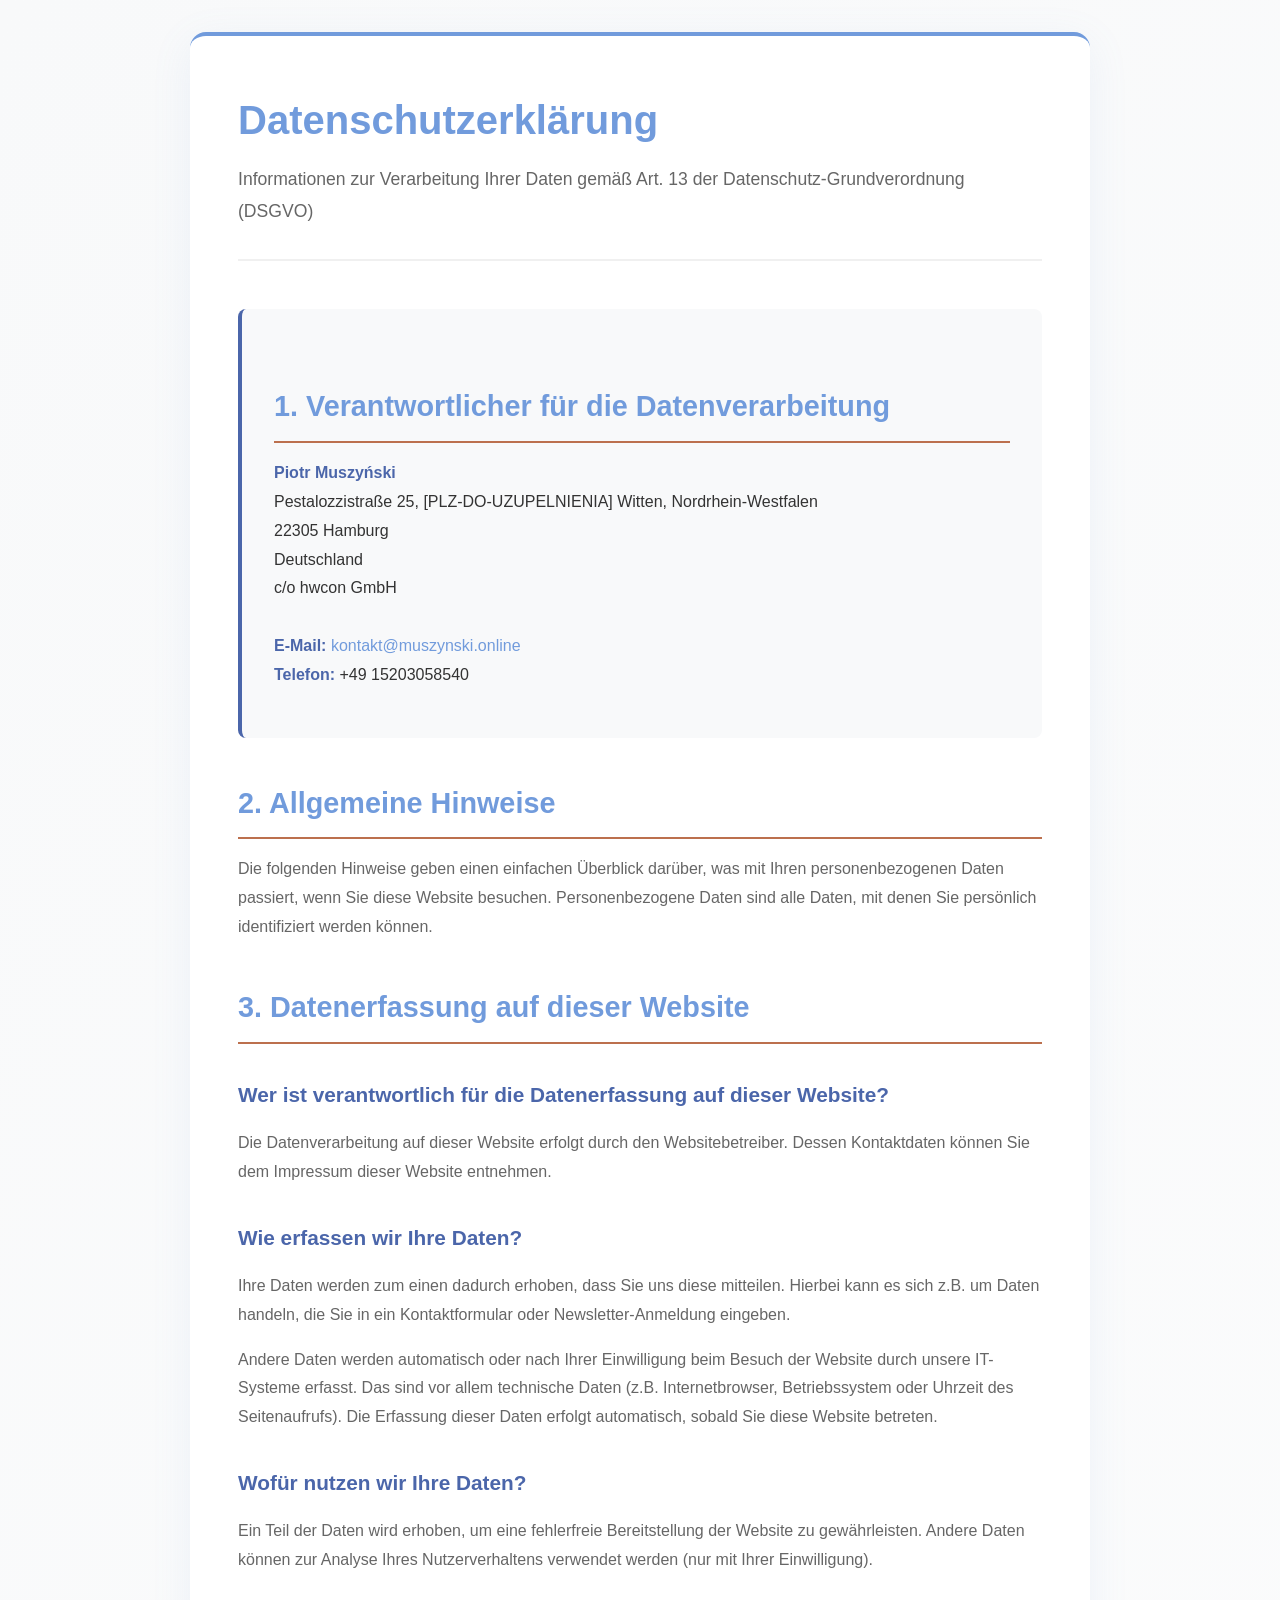
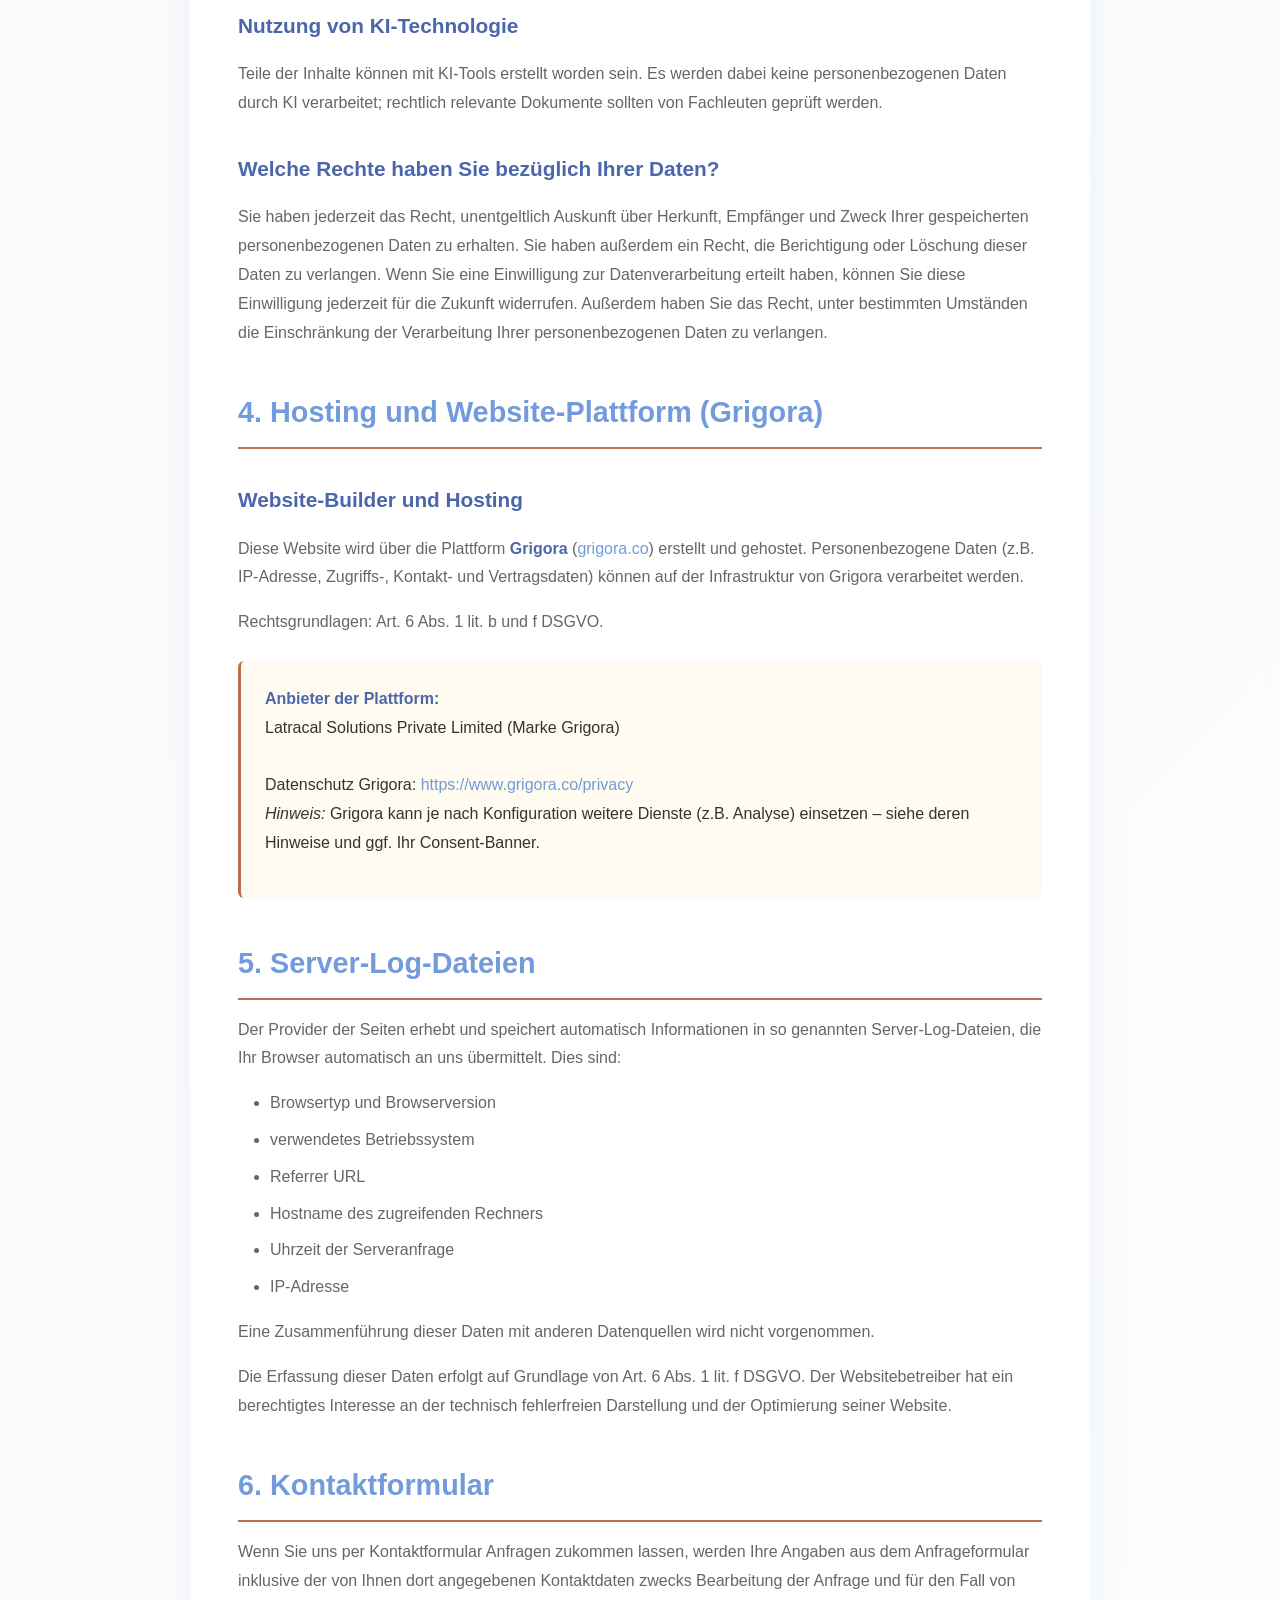
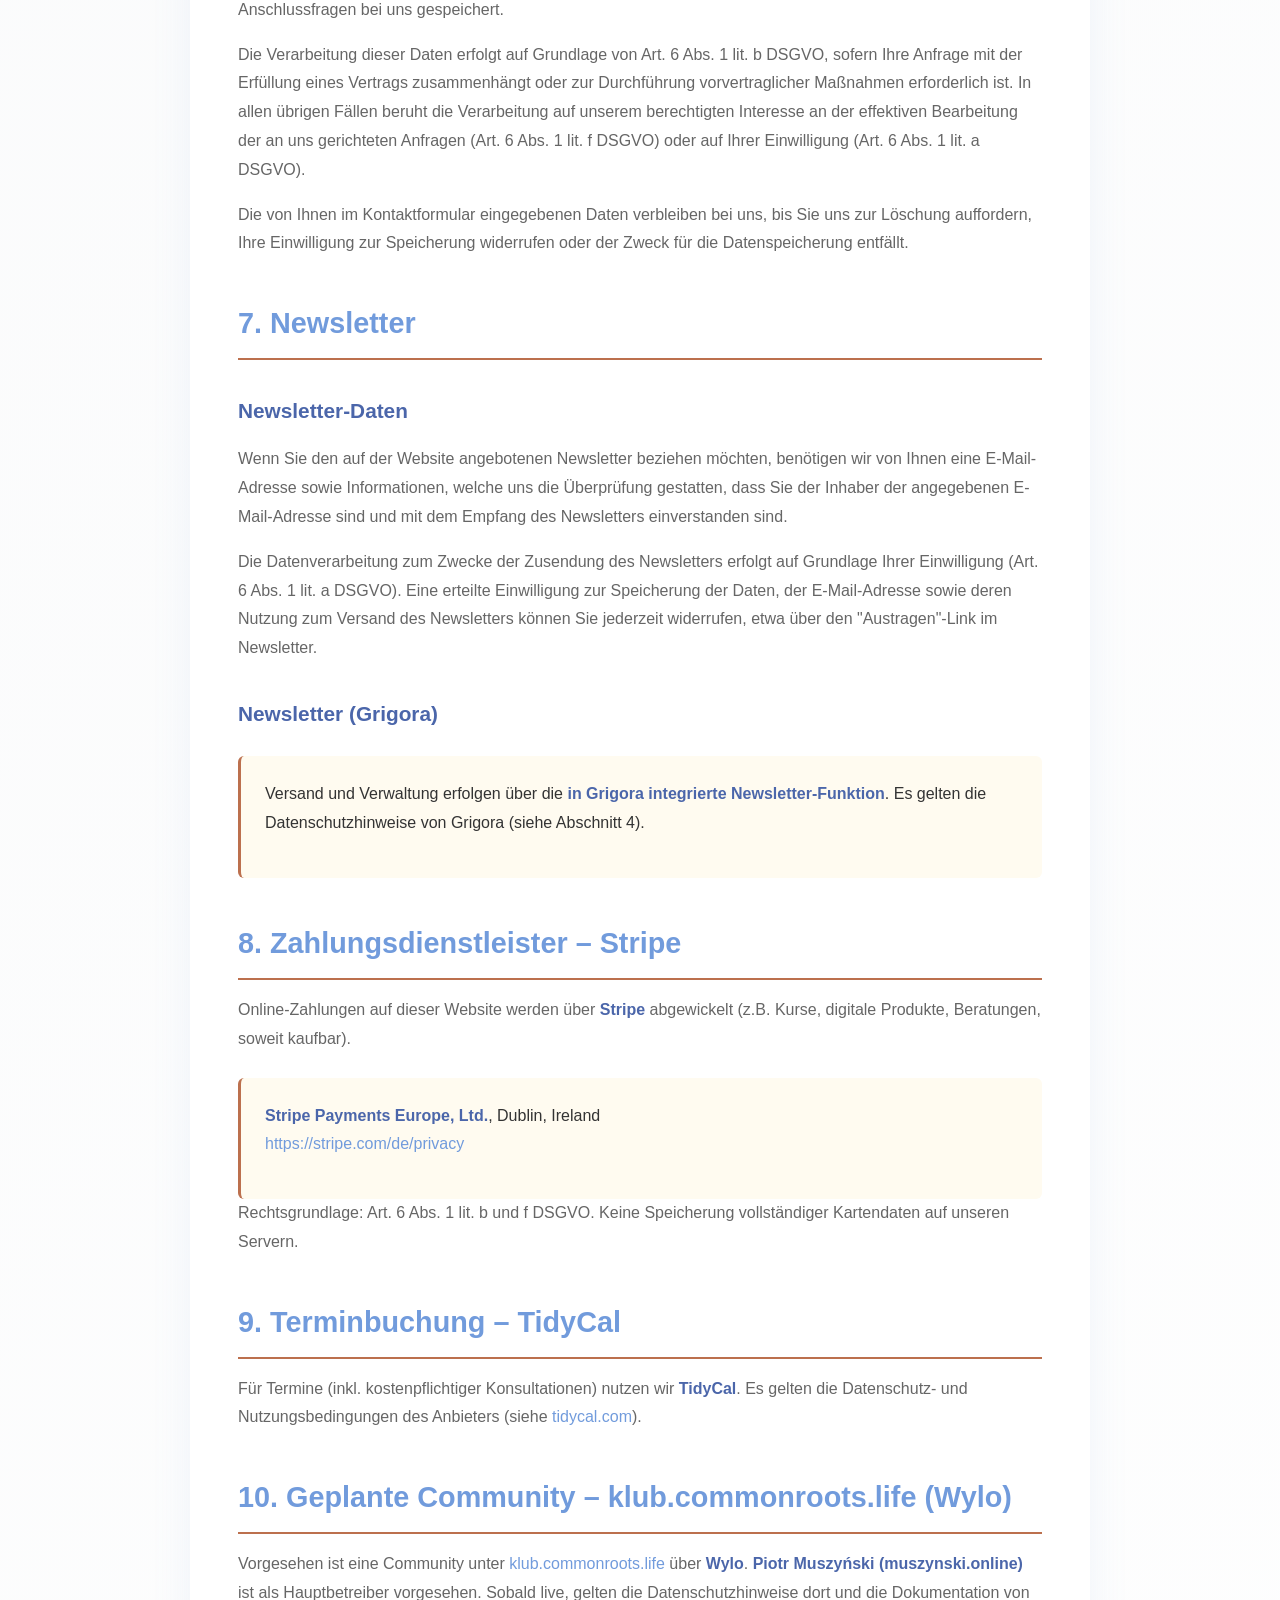
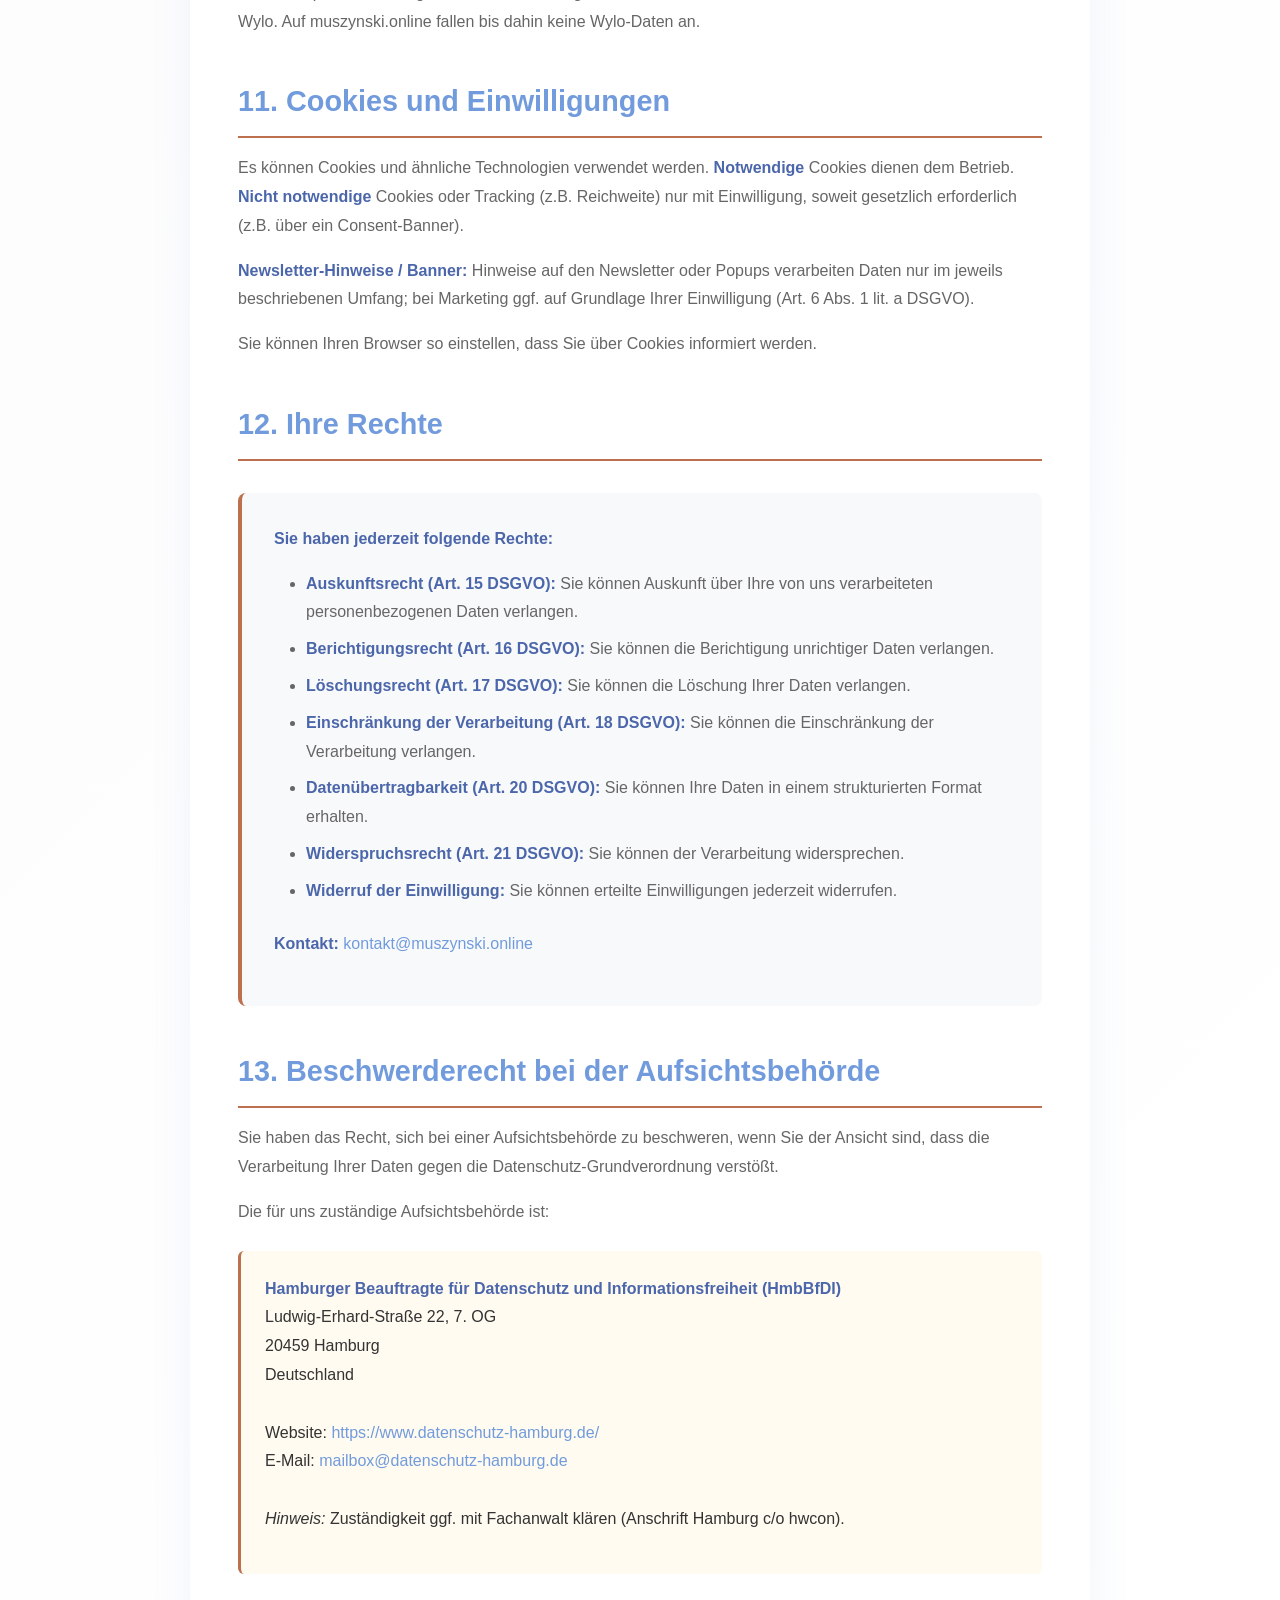
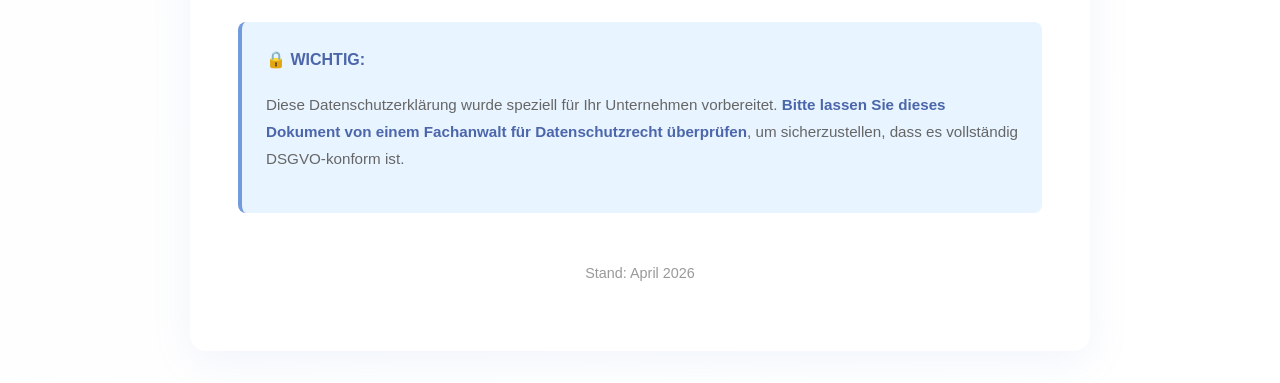
<file: datenschutz.html>
<!DOCTYPE html>
<html lang="de">
<head>
    <meta charset="UTF-8">
    <meta name="viewport" content="width=device-width, initial-scale=1.0">
    <title>Datenschutzerklärung - muszynski.online</title>
    <style>
        * {
            margin: 0;
            padding: 0;
            box-sizing: border-box;
        }
        
        body {
            font-family: -apple-system, BlinkMacSystemFont, 'Segoe UI', Roboto, 'Helvetica Neue', Arial, sans-serif;
            line-height: 1.8;
            color: #333;
            background: linear-gradient(135deg, #f8f9fa 0%, #ffffff 100%);
            padding: 2rem;
        }
        
        .container {
            max-width: 900px;
            margin: 0 auto;
            background: white;
            padding: 3rem;
            border-radius: 16px;
            box-shadow: 0 10px 40px rgba(113, 155, 220, 0.1);
            border-top: 4px solid #719BDC;
        }
        
        h1 {
            color: #719BDC;
            font-size: 2.5rem;
            margin-bottom: 0.5rem;
            font-weight: 700;
        }
        
        .subtitle {
            color: #666;
            font-size: 1.1rem;
            margin-bottom: 3rem;
            padding-bottom: 2rem;
            border-bottom: 2px solid #f0f0f0;
        }
        
        h2 {
            color: #719BDC;
            font-size: 1.8rem;
            margin-top: 2.5rem;
            margin-bottom: 1rem;
            padding-bottom: 0.5rem;
            border-bottom: 2px solid #BC704E;
        }
        
        h3 {
            color: #4B66AA;
            font-size: 1.3rem;
            margin-top: 2rem;
            margin-bottom: 1rem;
        }
        
        .info-box {
            background: #f8f9fa;
            padding: 2rem;
            border-radius: 8px;
            border-left: 4px solid #4B66AA;
            margin-bottom: 2rem;
        }
        
        .notice {
            background: #fffbf0;
            padding: 1.5rem;
            border-radius: 6px;
            border-left: 3px solid #BC704E;
            margin-top: 1.5rem;
        }
        
        .warning {
            margin-top: 3rem;
            padding: 1.5rem;
            background: #e8f4ff;
            border-radius: 8px;
            border-left: 4px solid #719BDC;
        }
        
        .warning strong {
            color: #4B66AA;
            font-weight: 600;
        }
        
        .rights-box {
            padding: 2rem;
            background: #f8f9fa;
            border-radius: 8px;
            border-left: 4px solid #BC704E;
            margin: 2rem 0;
        }
        
        p {
            margin-bottom: 1rem;
            color: #666;
        }
        
        strong {
            color: #4B66AA;
            font-weight: 600;
        }
        
        a {
            color: #719BDC;
            text-decoration: none;
            transition: color 0.3s ease;
        }
        
        a:hover {
            color: #4B66AA;
            text-decoration: underline;
        }
        
        ul {
            margin-left: 2rem;
            margin-bottom: 1rem;
        }
        
        ul li {
            color: #666;
            margin-bottom: 0.5rem;
        }
        
        .footer-date {
            color: #999;
            font-size: 0.9rem;
            text-align: center;
            margin-top: 3rem;
        }
        
        @media print {
            body {
                background: white;
                padding: 0;
            }
            
            .container {
                box-shadow: none;
                border: none;
            }
        }
    </style>
<!-- Microsoft Clarity (wvg69ugigl) -->
<script type="text/javascript">(function(c,l,a,r,i,t,y){c[a]=c[a]||function(){(c[a].q=c[a].q||[]).push(arguments)};t=l.createElement(r);t.async=1;t.src="https://www.clarity.ms/tag/"+i;y=l.getElementsByTagName(r)[0];y.parentNode.insertBefore(t,y);})(window,document,"clarity","script","wvg69ugigl");</script>
</head>
<body>
    <div class="container">
        <h1>Datenschutzerklärung</h1>
        <p class="subtitle">Informationen zur Verarbeitung Ihrer Daten gemäß Art. 13 der Datenschutz-Grundverordnung (DSGVO)</p>

        <!-- 1. VERANTWORTLICHER -->
        <div class="info-box">
            <h2>1. Verantwortlicher für die Datenverarbeitung</h2>
            <p style="color: #333;">
                <strong>Piotr Muszyński</strong><br>
                Pestalozzistraße 25, [PLZ-DO-UZUPELNIENIA] Witten, Nordrhein-Westfalen<br>
                22305 Hamburg<br>
                Deutschland<br>
                c/o hwcon GmbH<br><br>
                <strong>E-Mail:</strong> <a href="mailto:kontakt@muszynski.online">kontakt@muszynski.online</a><br>
                <strong>Telefon:</strong> +49 15203058540
            </p>
        </div>

        <!-- 2. ALLGEMEINE HINWEISE -->
        <h2>2. Allgemeine Hinweise</h2>
        <p>
            Die folgenden Hinweise geben einen einfachen Überblick darüber, was mit Ihren personenbezogenen Daten passiert, wenn Sie diese Website besuchen. 
            Personenbezogene Daten sind alle Daten, mit denen Sie persönlich identifiziert werden können.
        </p>

        <!-- 3. DATENERFASSUNG -->
        <h2>3. Datenerfassung auf dieser Website</h2>
        
        <h3>Wer ist verantwortlich für die Datenerfassung auf dieser Website?</h3>
        <p>
            Die Datenverarbeitung auf dieser Website erfolgt durch den Websitebetreiber. Dessen Kontaktdaten können Sie dem Impressum dieser Website entnehmen.
        </p>

        <h3>Wie erfassen wir Ihre Daten?</h3>
        <p>
            Ihre Daten werden zum einen dadurch erhoben, dass Sie uns diese mitteilen. Hierbei kann es sich z.B. um Daten handeln, 
            die Sie in ein Kontaktformular oder Newsletter-Anmeldung eingeben.
        </p>
        <p>
            Andere Daten werden automatisch oder nach Ihrer Einwilligung beim Besuch der Website durch unsere IT-Systeme erfasst. 
            Das sind vor allem technische Daten (z.B. Internetbrowser, Betriebssystem oder Uhrzeit des Seitenaufrufs). 
            Die Erfassung dieser Daten erfolgt automatisch, sobald Sie diese Website betreten.
        </p>

        <h3>Wofür nutzen wir Ihre Daten?</h3>
        <p>
            Ein Teil der Daten wird erhoben, um eine fehlerfreie Bereitstellung der Website zu gewährleisten. 
            Andere Daten können zur Analyse Ihres Nutzerverhaltens verwendet werden (nur mit Ihrer Einwilligung).
        </p>

        <h3>Nutzung von KI-Technologie</h3>
        <p>
            Teile der Inhalte können mit KI-Tools erstellt worden sein. Es werden dabei keine personenbezogenen Daten durch KI verarbeitet; 
            rechtlich relevante Dokumente sollten von Fachleuten geprüft werden.
        </p>

        <h3>Welche Rechte haben Sie bezüglich Ihrer Daten?</h3>
        <p>
            Sie haben jederzeit das Recht, unentgeltlich Auskunft über Herkunft, Empfänger und Zweck Ihrer gespeicherten personenbezogenen Daten zu erhalten. 
            Sie haben außerdem ein Recht, die Berichtigung oder Löschung dieser Daten zu verlangen. 
            Wenn Sie eine Einwilligung zur Datenverarbeitung erteilt haben, können Sie diese Einwilligung jederzeit für die Zukunft widerrufen. 
            Außerdem haben Sie das Recht, unter bestimmten Umständen die Einschränkung der Verarbeitung Ihrer personenbezogenen Daten zu verlangen.
        </p>

        <!-- 4. HOSTING -->
        <h2>4. Hosting und Website-Plattform (Grigora)</h2>
        
        <h3>Website-Builder und Hosting</h3>
        <p>
            Diese Website wird über die Plattform <strong>Grigora</strong> (<a href="https://www.grigora.co/" target="_blank" rel="noopener">grigora.co</a>) erstellt und gehostet. 
            Personenbezogene Daten (z.B. IP-Adresse, Zugriffs-, Kontakt- und Vertragsdaten) können auf der Infrastruktur von Grigora verarbeitet werden.
        </p>
        <p>
            Rechtsgrundlagen: Art. 6 Abs. 1 lit. b und f DSGVO.
        </p>
        
        <div class="notice">
            <p style="color: #333;">
                <strong>Anbieter der Plattform:</strong><br>
                Latracal Solutions Private Limited (Marke Grigora)<br><br>
                Datenschutz Grigora: <a href="https://www.grigora.co/privacy" target="_blank" rel="noopener">https://www.grigora.co/privacy</a><br>
                <em>Hinweis:</em> Grigora kann je nach Konfiguration weitere Dienste (z.B. Analyse) einsetzen – siehe deren Hinweise und ggf. Ihr Consent-Banner.
            </p>
        </div>

        <!-- 5. SERVER-LOG-DATEIEN -->
        <h2>5. Server-Log-Dateien</h2>
        <p>
            Der Provider der Seiten erhebt und speichert automatisch Informationen in so genannten Server-Log-Dateien, 
            die Ihr Browser automatisch an uns übermittelt. Dies sind:
        </p>
        <ul>
            <li>Browsertyp und Browserversion</li>
            <li>verwendetes Betriebssystem</li>
            <li>Referrer URL</li>
            <li>Hostname des zugreifenden Rechners</li>
            <li>Uhrzeit der Serveranfrage</li>
            <li>IP-Adresse</li>
        </ul>
        <p>
            Eine Zusammenführung dieser Daten mit anderen Datenquellen wird nicht vorgenommen.
        </p>
        <p>
            Die Erfassung dieser Daten erfolgt auf Grundlage von Art. 6 Abs. 1 lit. f DSGVO. 
            Der Websitebetreiber hat ein berechtigtes Interesse an der technisch fehlerfreien Darstellung und der Optimierung seiner Website.
        </p>

        <!-- 6. KONTAKTFORMULAR -->
        <h2>6. Kontaktformular</h2>
        <p>
            Wenn Sie uns per Kontaktformular Anfragen zukommen lassen, werden Ihre Angaben aus dem Anfrageformular inklusive der von Ihnen dort angegebenen 
            Kontaktdaten zwecks Bearbeitung der Anfrage und für den Fall von Anschlussfragen bei uns gespeichert.
        </p>
        <p>
            Die Verarbeitung dieser Daten erfolgt auf Grundlage von Art. 6 Abs. 1 lit. b DSGVO, sofern Ihre Anfrage mit der Erfüllung eines Vertrags zusammenhängt 
            oder zur Durchführung vorvertraglicher Maßnahmen erforderlich ist. In allen übrigen Fällen beruht die Verarbeitung auf unserem berechtigten Interesse 
            an der effektiven Bearbeitung der an uns gerichteten Anfragen (Art. 6 Abs. 1 lit. f DSGVO) oder auf Ihrer Einwilligung (Art. 6 Abs. 1 lit. a DSGVO).
        </p>
        <p>
            Die von Ihnen im Kontaktformular eingegebenen Daten verbleiben bei uns, bis Sie uns zur Löschung auffordern, 
            Ihre Einwilligung zur Speicherung widerrufen oder der Zweck für die Datenspeicherung entfällt.
        </p>

        <!-- 7. NEWSLETTER -->
        <h2>7. Newsletter</h2>
        
        <h3>Newsletter-Daten</h3>
        <p>
            Wenn Sie den auf der Website angebotenen Newsletter beziehen möchten, benötigen wir von Ihnen eine E-Mail-Adresse 
            sowie Informationen, welche uns die Überprüfung gestatten, dass Sie der Inhaber der angegebenen E-Mail-Adresse sind 
            und mit dem Empfang des Newsletters einverstanden sind.
        </p>
        <p>
            Die Datenverarbeitung zum Zwecke der Zusendung des Newsletters erfolgt auf Grundlage Ihrer Einwilligung (Art. 6 Abs. 1 lit. a DSGVO). 
            Eine erteilte Einwilligung zur Speicherung der Daten, der E-Mail-Adresse sowie deren Nutzung zum Versand des Newsletters 
            können Sie jederzeit widerrufen, etwa über den "Austragen"-Link im Newsletter.
        </p>

        <h3>Newsletter (Grigora)</h3>
        <div class="notice">
            <p style="color: #333;">
                Versand und Verwaltung erfolgen über die <strong>in Grigora integrierte Newsletter-Funktion</strong>. 
                Es gelten die Datenschutzhinweise von Grigora (siehe Abschnitt 4).
            </p>
        </div>

        <!-- 8. STRIPE -->
        <h2>8. Zahlungsdienstleister – Stripe</h2>
        <p>
            Online-Zahlungen auf dieser Website werden über <strong>Stripe</strong> abgewickelt (z.B. Kurse, digitale Produkte, Beratungen, soweit kaufbar).
        </p>
        <div class="notice">
            <p style="color: #333;">
                <strong>Stripe Payments Europe, Ltd.</strong>, Dublin, Ireland<br>
                <a href="https://stripe.com/de/privacy" target="_blank" rel="noopener">https://stripe.com/de/privacy</a>
            </p>
        </div>
        <p>Rechtsgrundlage: Art. 6 Abs. 1 lit. b und f DSGVO. Keine Speicherung vollständiger Kartendaten auf unseren Servern.</p>

        <!-- 9. TIDYCAL -->
        <h2>9. Terminbuchung – TidyCal</h2>
        <p>
            Für Termine (inkl. kostenpflichtiger Konsultationen) nutzen wir <strong>TidyCal</strong>. 
            Es gelten die Datenschutz- und Nutzungsbedingungen des Anbieters (siehe <a href="https://tidycal.com/" target="_blank" rel="noopener">tidycal.com</a>).
        </p>

        <!-- 10. WYLO / COMMON ROOTS -->
        <h2>10. Geplante Community – klub.commonroots.life (Wylo)</h2>
        <p>
            Vorgesehen ist eine Community unter <a href="https://klub.commonroots.life" target="_blank" rel="noopener">klub.commonroots.life</a> über <strong>Wylo</strong>. 
            <strong>Piotr Muszyński (muszynski.online)</strong> ist als Hauptbetreiber vorgesehen. Sobald live, gelten die Datenschutzhinweise dort und die Dokumentation von Wylo. 
            Auf muszynski.online fallen bis dahin keine Wylo-Daten an.
        </p>

        <!-- 11. COOKIES -->
        <h2>11. Cookies und Einwilligungen</h2>
        <p>
            Es können Cookies und ähnliche Technologien verwendet werden. <strong>Notwendige</strong> Cookies dienen dem Betrieb. 
            <strong>Nicht notwendige</strong> Cookies oder Tracking (z.B. Reichweite) nur mit Einwilligung, soweit gesetzlich erforderlich (z.B. über ein Consent-Banner).
        </p>
        <p>
            <strong>Newsletter-Hinweise / Banner:</strong> Hinweise auf den Newsletter oder Popups verarbeiten Daten nur im jeweils beschriebenen Umfang; 
            bei Marketing ggf. auf Grundlage Ihrer Einwilligung (Art. 6 Abs. 1 lit. a DSGVO).
        </p>
        <p>
            Sie können Ihren Browser so einstellen, dass Sie über Cookies informiert werden.
        </p>

        <!-- 12. IHRE RECHTE -->
        <h2>12. Ihre Rechte</h2>
        
        <div class="rights-box">
            <p style="color: #333; margin-bottom: 1rem;"><strong>Sie haben jederzeit folgende Rechte:</strong></p>
            
            <ul>
                <li><strong>Auskunftsrecht (Art. 15 DSGVO):</strong> Sie können Auskunft über Ihre von uns verarbeiteten personenbezogenen Daten verlangen.</li>
                <li><strong>Berichtigungsrecht (Art. 16 DSGVO):</strong> Sie können die Berichtigung unrichtiger Daten verlangen.</li>
                <li><strong>Löschungsrecht (Art. 17 DSGVO):</strong> Sie können die Löschung Ihrer Daten verlangen.</li>
                <li><strong>Einschränkung der Verarbeitung (Art. 18 DSGVO):</strong> Sie können die Einschränkung der Verarbeitung verlangen.</li>
                <li><strong>Datenübertragbarkeit (Art. 20 DSGVO):</strong> Sie können Ihre Daten in einem strukturierten Format erhalten.</li>
                <li><strong>Widerspruchsrecht (Art. 21 DSGVO):</strong> Sie können der Verarbeitung widersprechen.</li>
                <li><strong>Widerruf der Einwilligung:</strong> Sie können erteilte Einwilligungen jederzeit widerrufen.</li>
            </ul>
            
            <p style="color: #666; margin-top: 1.5rem;">
                <strong>Kontakt:</strong> <a href="mailto:kontakt@muszynski.online">kontakt@muszynski.online</a>
            </p>
        </div>

        <!-- 13. BESCHWERDERECHT -->
        <h2>13. Beschwerderecht bei der Aufsichtsbehörde</h2>
        <p>
            Sie haben das Recht, sich bei einer Aufsichtsbehörde zu beschweren, wenn Sie der Ansicht sind, dass die Verarbeitung Ihrer Daten gegen 
            die Datenschutz-Grundverordnung verstößt.
        </p>
        <p>
            Die für uns zuständige Aufsichtsbehörde ist:
        </p>
        <div class="notice">
            <p style="color: #333;">
                <strong>Hamburger Beauftragte für Datenschutz und Informationsfreiheit (HmbBfDI)</strong><br>
                Ludwig-Erhard-Straße 22, 7. OG<br>
                20459 Hamburg<br>
                Deutschland<br><br>
                Website: <a href="https://www.datenschutz-hamburg.de/" target="_blank" rel="noopener">https://www.datenschutz-hamburg.de/</a><br>
                E-Mail: <a href="mailto:mailbox@datenschutz-hamburg.de">mailbox@datenschutz-hamburg.de</a><br><br>
                <em>Hinweis:</em> Zuständigkeit ggf. mit Fachanwalt klären (Anschrift Hamburg c/o hwcon).
            </p>
        </div>

        <!-- WARNING -->
        <div class="warning">
            <p><strong>🔒 WICHTIG:</strong></p>
            <p style="font-size: 0.95rem; color: #666;">
                Diese Datenschutzerklärung wurde speziell für Ihr Unternehmen vorbereitet. 
                <strong>Bitte lassen Sie dieses Dokument von einem Fachanwalt für Datenschutzrecht überprüfen</strong>, 
                um sicherzustellen, dass es vollständig DSGVO-konform ist.
            </p>
        </div>

        <p class="footer-date">Stand: April 2026</p>
    </div>
</body>
</html>
</file>
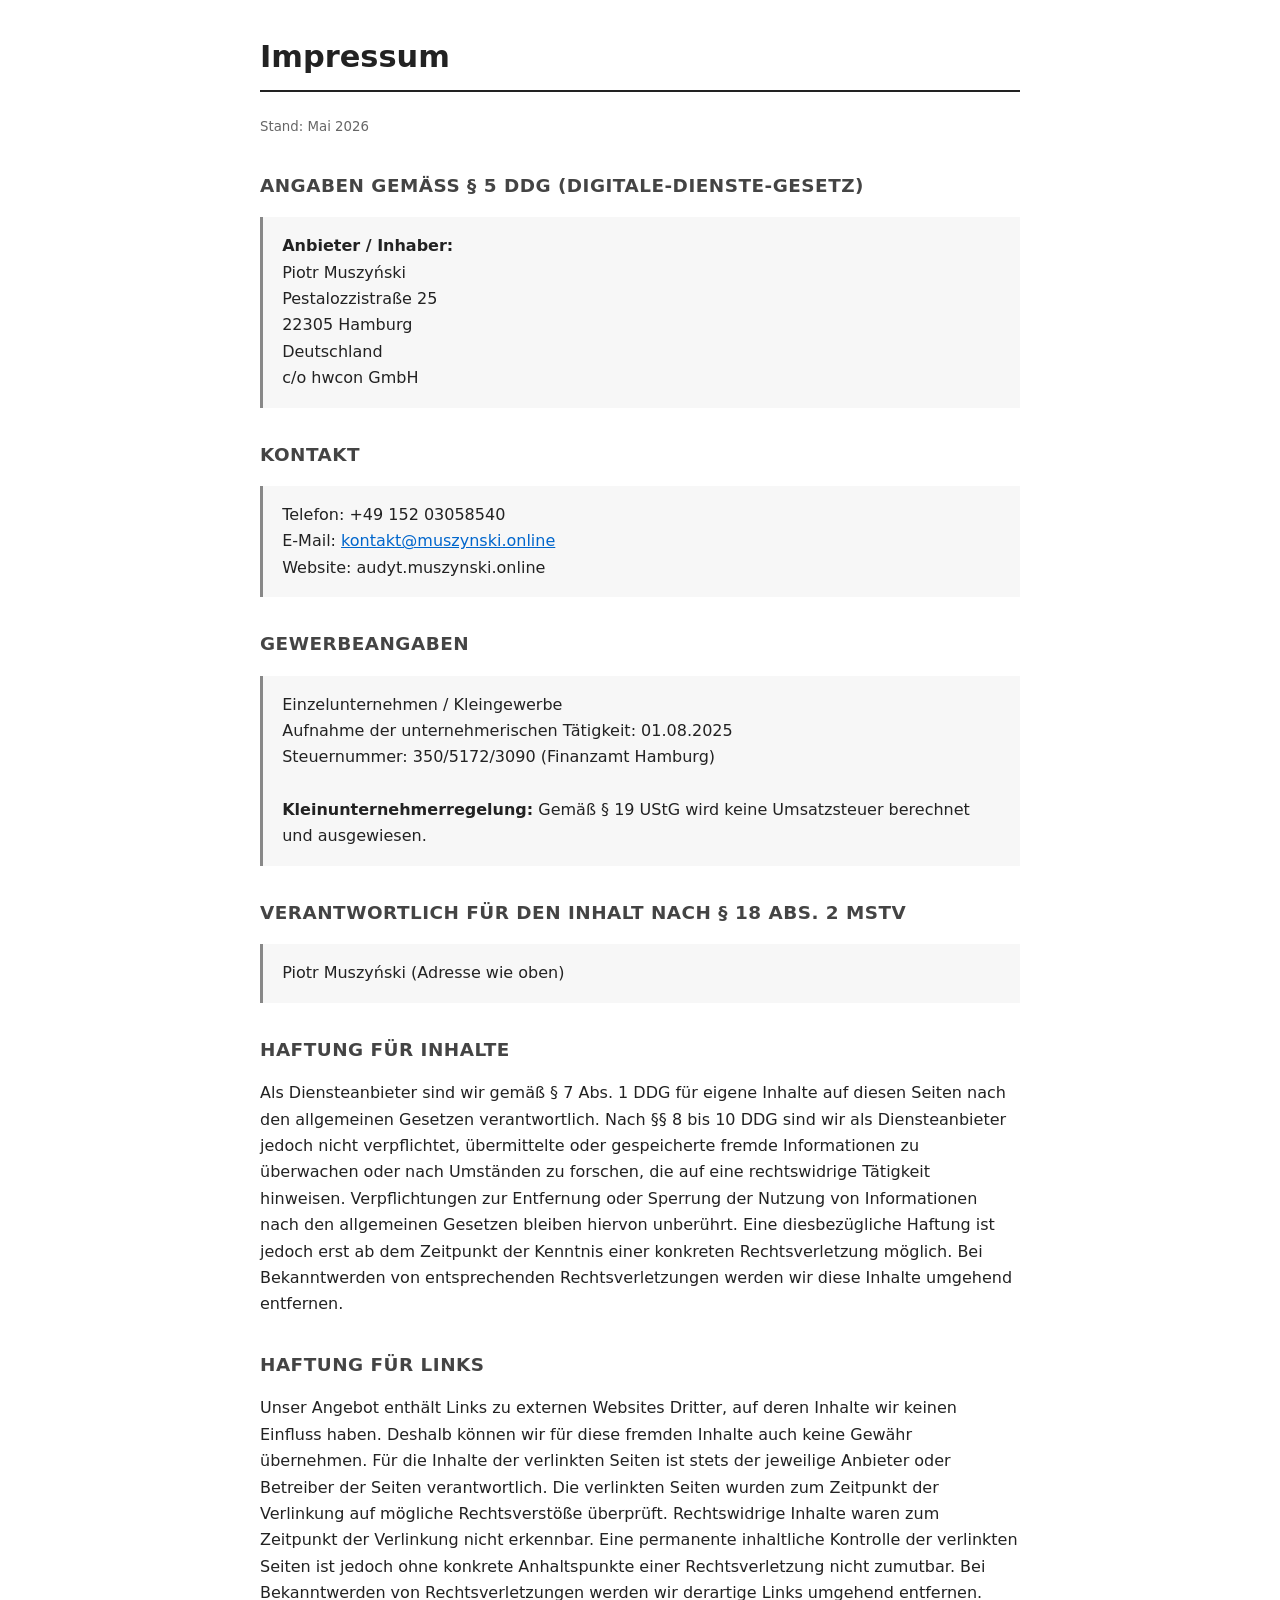
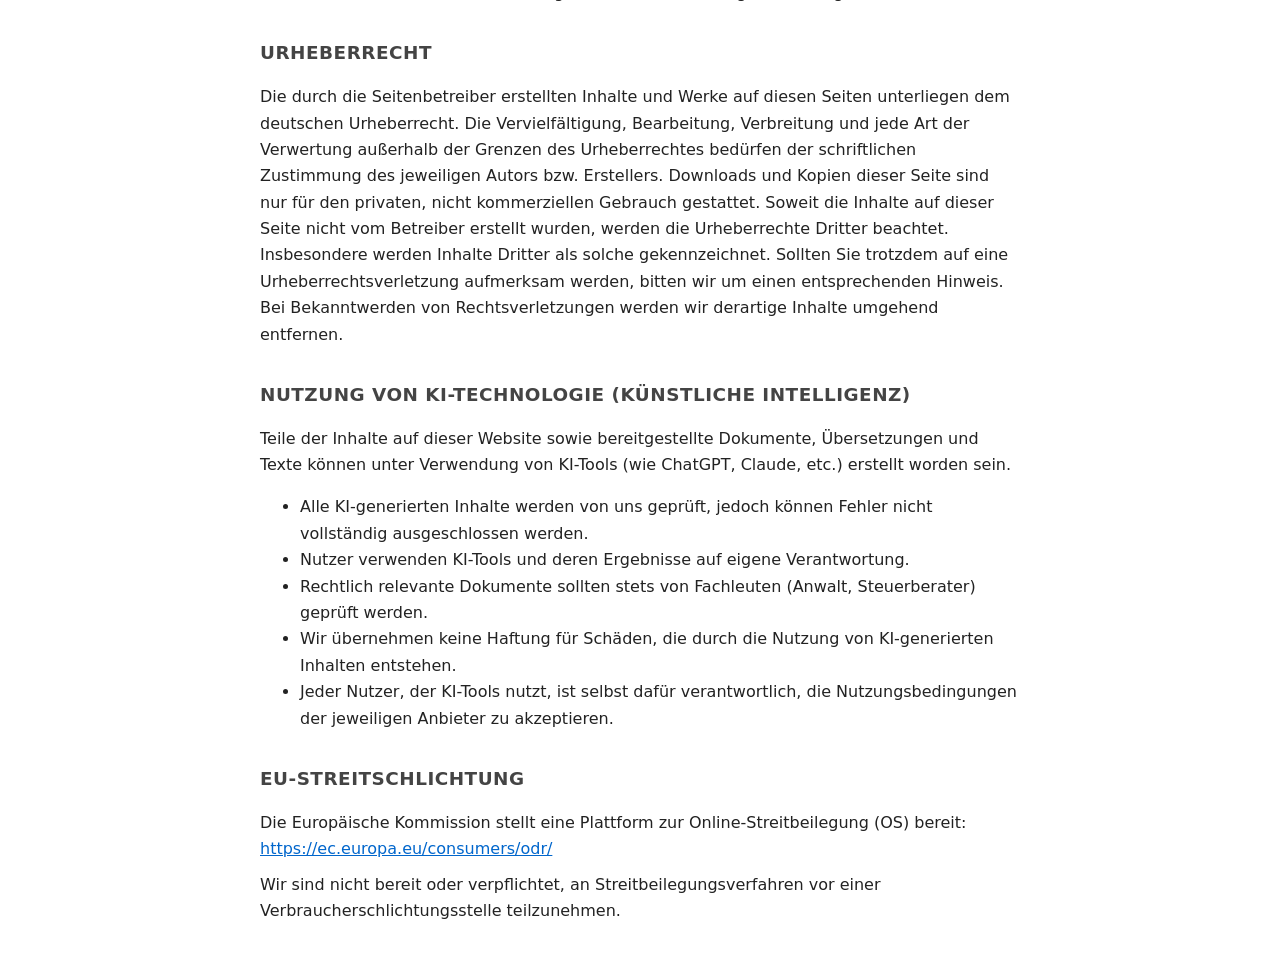
<file: impressum.html>
<!DOCTYPE html>
<html lang="de">
<head>
<meta charset="utf-8">
<title>Impressum — audyt.muszynski.online</title>
<meta name="viewport" content="width=device-width, initial-scale=1">
<style>
  body { font-family: system-ui, -apple-system, sans-serif; max-width: 760px; margin: 2rem auto; padding: 0 1rem; line-height: 1.65; color: #222; }
  h1 { font-size: 1.9rem; border-bottom: 2px solid #222; padding-bottom: .5rem; }
  h2 { font-size: 1.15rem; margin-top: 2rem; color: #444; text-transform: uppercase; letter-spacing: .5px; }
  .block { background: #f7f7f7; padding: 1rem 1.2rem; border-left: 3px solid #888; margin: 1rem 0; }
  a { color: #0066cc; }
  small { color: #666; }
  p { margin: .6rem 0; }
</style>
<!-- Microsoft Clarity (wvg69ugigl) -->
<script type="text/javascript">(function(c,l,a,r,i,t,y){c[a]=c[a]||function(){(c[a].q=c[a].q||[]).push(arguments)};t=l.createElement(r);t.async=1;t.src="https://www.clarity.ms/tag/"+i;y=l.getElementsByTagName(r)[0];y.parentNode.insertBefore(t,y);})(window,document,"clarity","script","wvg69ugigl");</script>
</head>
<body>

<h1>Impressum</h1>
<p><small>Stand: Mai 2026</small></p>

<h2>Angaben gemäß § 5 DDG (Digitale-Dienste-Gesetz)</h2>
<div class="block">
<strong>Anbieter / Inhaber:</strong><br>
Piotr Muszyński<br>
Pestalozzistraße 25<br>
22305 Hamburg<br>
Deutschland<br>
c/o hwcon GmbH
</div>

<h2>Kontakt</h2>
<div class="block">
Telefon: +49 152 03058540<br>
E-Mail: <a href="mailto:kontakt@muszynski.online">kontakt@muszynski.online</a><br>
Website: audyt.muszynski.online
</div>

<h2>Gewerbeangaben</h2>
<div class="block">
Einzelunternehmen / Kleingewerbe<br>
Aufnahme der unternehmerischen Tätigkeit: 01.08.2025<br>
Steuernummer: 350/5172/3090 (Finanzamt Hamburg)<br>
<br>
<strong>Kleinunternehmerregelung:</strong> Gemäß § 19 UStG wird keine Umsatzsteuer berechnet und ausgewiesen.
</div>

<h2>Verantwortlich für den Inhalt nach § 18 Abs. 2 MStV</h2>
<div class="block">
Piotr Muszyński (Adresse wie oben)
</div>

<h2>Haftung für Inhalte</h2>
<p>Als Diensteanbieter sind wir gemäß § 7 Abs. 1 DDG für eigene Inhalte auf diesen Seiten nach den allgemeinen Gesetzen verantwortlich. Nach §§ 8 bis 10 DDG sind wir als Diensteanbieter jedoch nicht verpflichtet, übermittelte oder gespeicherte fremde Informationen zu überwachen oder nach Umständen zu forschen, die auf eine rechtswidrige Tätigkeit hinweisen. Verpflichtungen zur Entfernung oder Sperrung der Nutzung von Informationen nach den allgemeinen Gesetzen bleiben hiervon unberührt. Eine diesbezügliche Haftung ist jedoch erst ab dem Zeitpunkt der Kenntnis einer konkreten Rechtsverletzung möglich. Bei Bekanntwerden von entsprechenden Rechtsverletzungen werden wir diese Inhalte umgehend entfernen.</p>

<h2>Haftung für Links</h2>
<p>Unser Angebot enthält Links zu externen Websites Dritter, auf deren Inhalte wir keinen Einfluss haben. Deshalb können wir für diese fremden Inhalte auch keine Gewähr übernehmen. Für die Inhalte der verlinkten Seiten ist stets der jeweilige Anbieter oder Betreiber der Seiten verantwortlich. Die verlinkten Seiten wurden zum Zeitpunkt der Verlinkung auf mögliche Rechtsverstöße überprüft. Rechtswidrige Inhalte waren zum Zeitpunkt der Verlinkung nicht erkennbar. Eine permanente inhaltliche Kontrolle der verlinkten Seiten ist jedoch ohne konkrete Anhaltspunkte einer Rechtsverletzung nicht zumutbar. Bei Bekanntwerden von Rechtsverletzungen werden wir derartige Links umgehend entfernen.</p>

<h2>Urheberrecht</h2>
<p>Die durch die Seitenbetreiber erstellten Inhalte und Werke auf diesen Seiten unterliegen dem deutschen Urheberrecht. Die Vervielfältigung, Bearbeitung, Verbreitung und jede Art der Verwertung außerhalb der Grenzen des Urheberrechtes bedürfen der schriftlichen Zustimmung des jeweiligen Autors bzw. Erstellers. Downloads und Kopien dieser Seite sind nur für den privaten, nicht kommerziellen Gebrauch gestattet. Soweit die Inhalte auf dieser Seite nicht vom Betreiber erstellt wurden, werden die Urheberrechte Dritter beachtet. Insbesondere werden Inhalte Dritter als solche gekennzeichnet. Sollten Sie trotzdem auf eine Urheberrechtsverletzung aufmerksam werden, bitten wir um einen entsprechenden Hinweis. Bei Bekanntwerden von Rechtsverletzungen werden wir derartige Inhalte umgehend entfernen.</p>

<h2>Nutzung von KI-Technologie (Künstliche Intelligenz)</h2>
<p>Teile der Inhalte auf dieser Website sowie bereitgestellte Dokumente, Übersetzungen und Texte können unter Verwendung von KI-Tools (wie ChatGPT, Claude, etc.) erstellt worden sein.</p>
<ul>
  <li>Alle KI-generierten Inhalte werden von uns geprüft, jedoch können Fehler nicht vollständig ausgeschlossen werden.</li>
  <li>Nutzer verwenden KI-Tools und deren Ergebnisse auf eigene Verantwortung.</li>
  <li>Rechtlich relevante Dokumente sollten stets von Fachleuten (Anwalt, Steuerberater) geprüft werden.</li>
  <li>Wir übernehmen keine Haftung für Schäden, die durch die Nutzung von KI-generierten Inhalten entstehen.</li>
  <li>Jeder Nutzer, der KI-Tools nutzt, ist selbst dafür verantwortlich, die Nutzungsbedingungen der jeweiligen Anbieter zu akzeptieren.</li>
</ul>

<h2>EU-Streitschlichtung</h2>
<p>Die Europäische Kommission stellt eine Plattform zur Online-Streitbeilegung (OS) bereit: <a href="https://ec.europa.eu/consumers/odr/" target="_blank" rel="noopener">https://ec.europa.eu/consumers/odr/</a></p>
<p>Wir sind nicht bereit oder verpflichtet, an Streitbeilegungsverfahren vor einer Verbraucherschlichtungsstelle teilzunehmen.</p>

</body>
</html>
</file>
